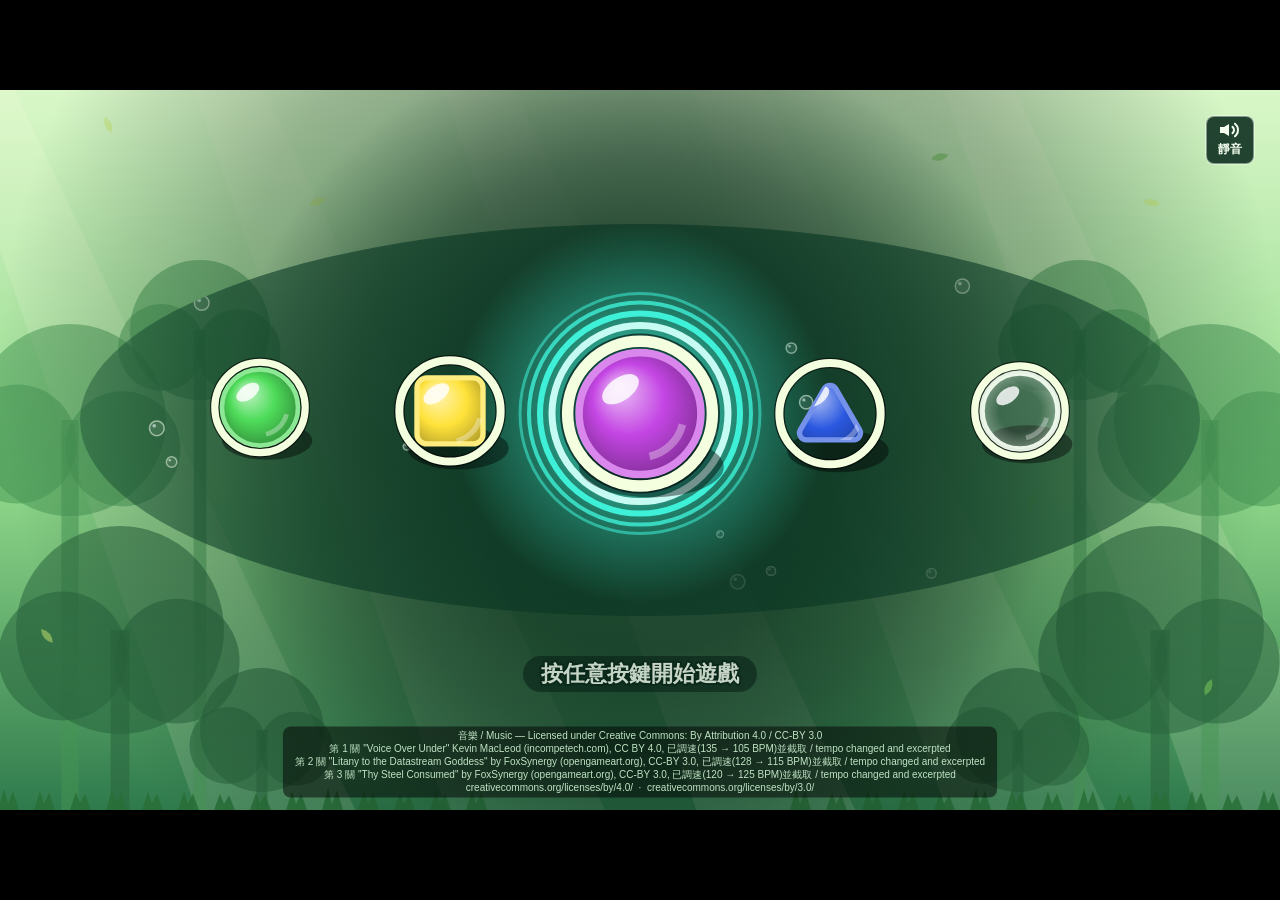
<file: game/index.html>
<!DOCTYPE html>
<html lang="zh-Hant">
<head>
<meta charset="utf-8">
<title>節奏＋分色</title>
<link rel="stylesheet" href="style.css">
</head>
<body>
<div id="stage">
  <canvas id="game"></canvas>
</div>
<script src="art/art.js"></script>
<script src="audio/sound.js"></script>
<script src="game.js"></script>
<script src="touch.js"></script>
</body>
</html>
</file>
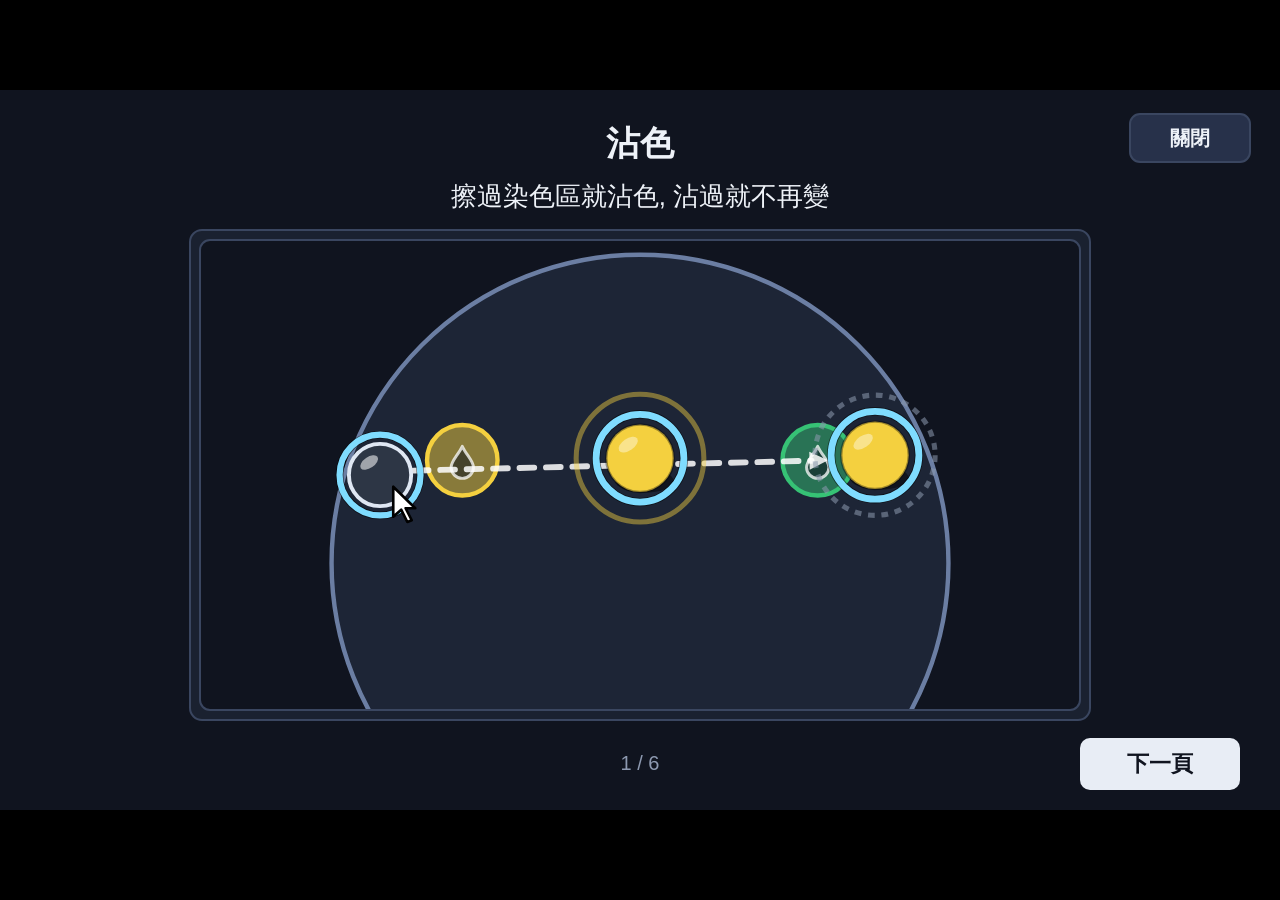
<file: archive/game-v10/index.html>
<!DOCTYPE html>
<html lang="zh-Hant">
<head>
<meta charset="utf-8">
<title>捕泡手</title>
<link rel="stylesheet" href="style.css">
</head>
<body>
<div id="stage">
  <canvas id="game"></canvas>
</div>
<script src="art/art.js"></script>
<script src="game.js"></script>
</body>
</html>
</file>
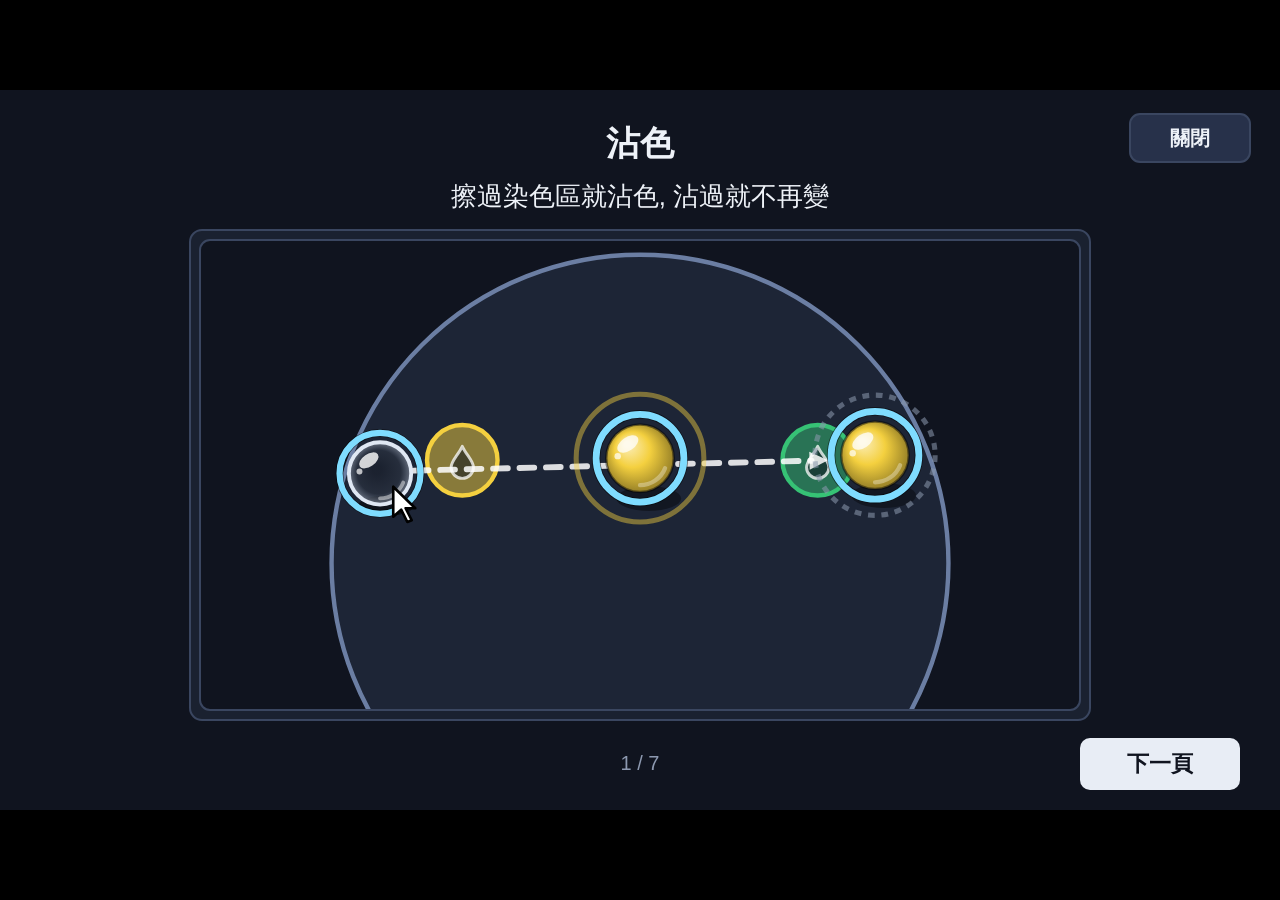
<file: archive/game-v13/index.html>
<!DOCTYPE html>
<html lang="zh-Hant">
<head>
<meta charset="utf-8">
<title>捕泡手</title>
<link rel="stylesheet" href="style.css">
</head>
<body>
<div id="stage">
  <canvas id="game"></canvas>
</div>
<script src="art/art.js"></script>
<script src="audio/sound.js"></script>
<script src="game.js"></script>
</body>
</html>
</file>
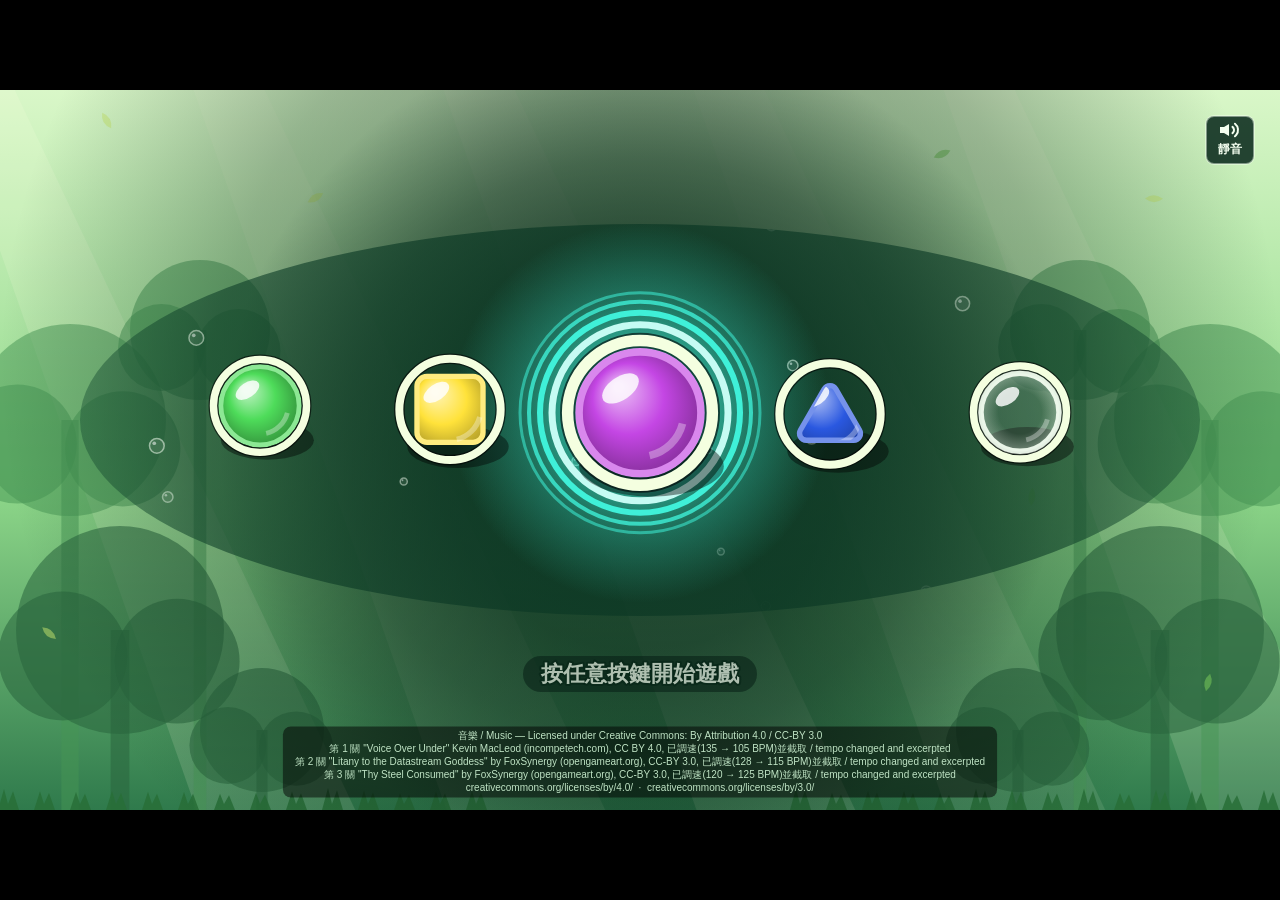
<file: release/game/index.html>
<!DOCTYPE html>
<html lang="zh-Hant">
<head>
<meta charset="utf-8">
<title>節奏＋分色</title>
<link rel="stylesheet" href="style.css">
</head>
<body>
<div id="stage">
  <canvas id="game"></canvas>
</div>
<!-- pvd-loader -->
<div id="pvd-load" style="position:fixed;inset:0;z-index:9;display:flex;flex-direction:column;align-items:center;justify-content:center;gap:14px;background:#111;color:#e8e8ee;font:600 15px/1.4 system-ui,'Microsoft JhengHei',sans-serif">
<div style="width:min(320px,60vw);height:10px;border-radius:5px;background:#2a2a33;overflow:hidden"><div id="pvd-load-bar" style="width:0;height:100%;border-radius:5px;background:#e8e8ee;transition:width .15s"></div></div>
<div id="pvd-load-text">載入中 0%</div>
</div>
<script>
// 載入進度條(由 game-studio-lab 發布流程產生, 改了遊戲檔要重新產生): FILES = [路徑, 未壓縮位元組]
(function () {
  var FILES = [["art/art.js", 132884], ["audio/sound.js", 5955589], ["game.js", 215892], ["touch.js", 20279]];
  var total = 0, got = [], last = -1, i;
  for (i = 0; i < FILES.length; i++) { total += FILES[i][1]; got.push(0); }
  function post(msg) { try { if (window.parent && window.parent !== window) window.parent.postMessage(msg, location.origin); } catch (e) { /* file:// 開啟時略過 */ } }
  function show() {
    var n = 0; for (var k = 0; k < got.length; k++) n += got[k];
    var p = total ? Math.min(1, n / total) : 1, pct = Math.floor(p * 100);
    if (pct === last) return;
    last = pct;
    document.getElementById('pvd-load-bar').style.width = pct + '%';
    document.getElementById('pvd-load-text').textContent = '載入中 ' + pct + '%';
    post({ type: 'pvd:progress', progress: p });
  }
  function done() {
    got = FILES.map(function (f) { return f[1]; }); show();
    var el = document.getElementById('pvd-load'); if (el) el.parentNode.removeChild(el);
    post({ type: 'pvd:loaded' });
  }
  // 退回做法: 逐個插入 <script src>, 一個載完才載下一個(保持執行順序)
  function byTags(from) {
    if (from >= FILES.length) return done();
    var s = document.createElement('script');
    s.src = FILES[from][0];
    s.onload = s.onerror = function () { got[from] = FILES[from][1]; show(); byTags(from + 1); };
    document.body.appendChild(s);
  }
  function fetchOne(f, k) {
    return fetch(f[0]).then(function (r) {
      if (!r.ok) throw new Error(f[0] + ' ' + r.status);
      if (!r.body || !r.body.getReader) return r.text();
      var rd = r.body.getReader(), parts = [], n = 0;
      function pump() {
        return rd.read().then(function (x) {
          if (x.done) return new Blob(parts).text();
          parts.push(x.value); n += x.value.length; got[k] = Math.min(n, f[1]); show();
          return pump();
        });
      }
      return pump();
    });
  }
  show();
  if (location.protocol === 'file:' || !window.fetch || !window.Blob || !Blob.prototype.text) return byTags(0);
  Promise.all(FILES.map(fetchOne)).then(function (codes) {
    for (var k = 0; k < codes.length; k++) {
      var s = document.createElement('script');
      s.text = codes[k] + '\n//# sourceURL=' + FILES[k][0];
      document.body.appendChild(s);   // 插入即執行, 照 FILES 順序
    }
    done();
  }, function () { got = FILES.map(function () { return 0; }); last = -1; byTags(0); });
})();
</script>
<!-- /pvd-loader -->
</body>
</html>
</file>
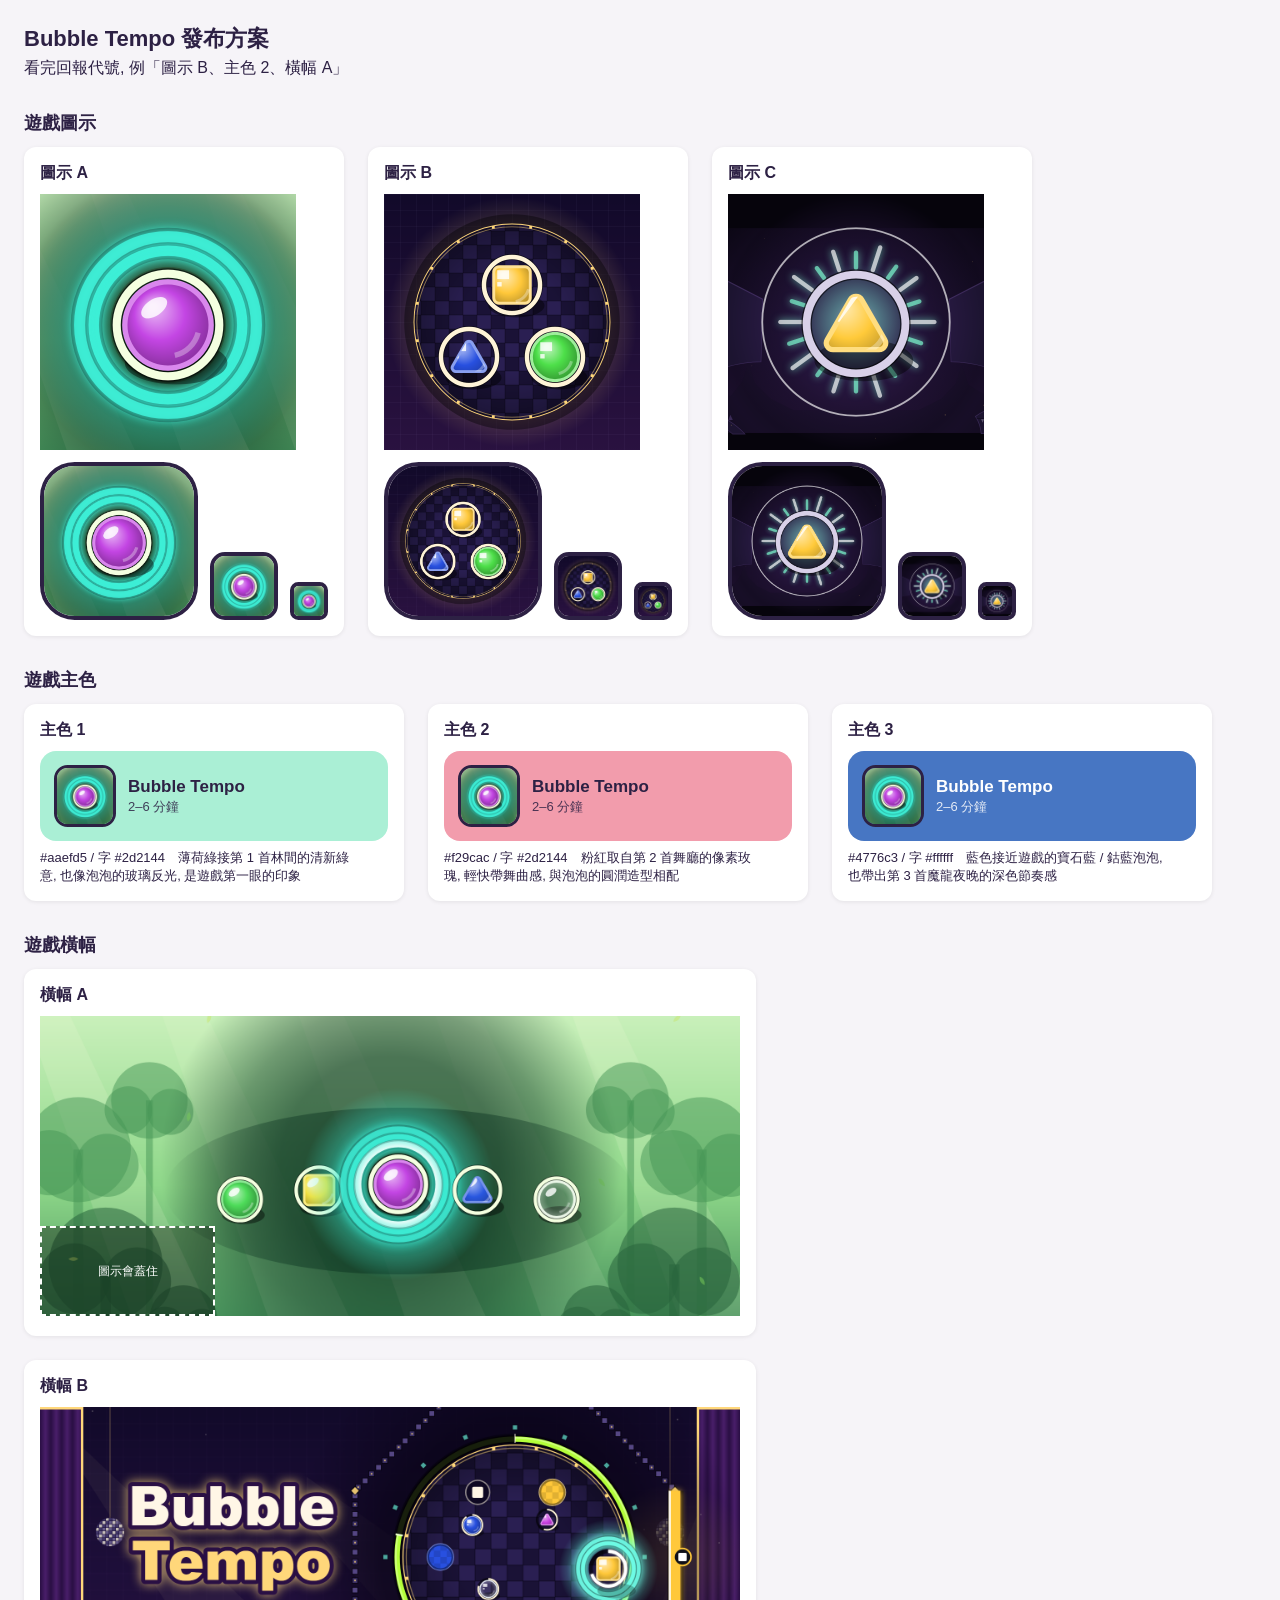
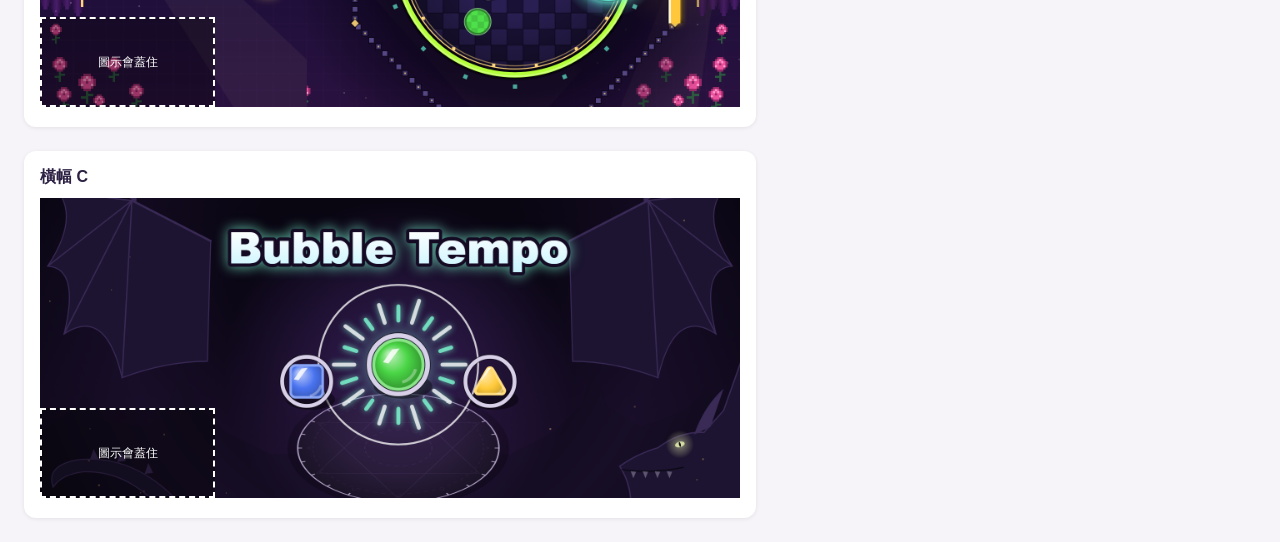
<file: release/options/index.html>
<!doctype html><html lang="zh-Hant"><head><meta charset="utf-8"><title>Bubble Tempo 發布方案</title><style>
body{margin:0;padding:24px;background:#f6f4f8;color:#2d2144;font-family:"Noto Sans TC","Microsoft JhengHei",sans-serif}
h1{font-size:22px;margin:0 0 4px}h2{font-size:18px;margin:32px 0 12px}
.row{display:flex;flex-wrap:wrap;gap:24px}
.opt{background:#fff;border-radius:12px;padding:16px;box-shadow:0 1px 4px rgba(0,0,0,.08)}
.opt h3{margin:0 0 10px;font-size:16px}
.big{display:block;max-width:100%}
.ban{position:relative;display:inline-block;max-width:100%}
.ban::after{content:"圖示會蓋住";position:absolute;left:0;bottom:0;width:25%;height:30%;box-sizing:border-box;border:2px dashed #fff;background:rgba(0,0,0,.35);color:#fff;font-size:12px;display:flex;align-items:center;justify-content:center}
.thumbs{display:flex;align-items:flex-end;gap:12px;margin-top:12px}
.thumbs img{border-radius:22%;border:4px solid #2d2144;display:block}
.card{display:flex;align-items:center;gap:12px;width:320px;padding:14px;border-radius:16px}
.card img{width:56px;height:56px;border-radius:22%;border:3px solid #2d2144}
.card b{display:block;font-size:17px}.card span{font-size:13px;opacity:.85}
.note{font-size:13px;margin-top:8px;max-width:320px}
</style></head><body><h1>Bubble Tempo 發布方案</h1><div>看完回報代號, 例「圖示 B、主色 2、橫幅 A」</div><h2>遊戲圖示</h2><div class="row"><div class="opt"><h3>圖示 A</h3><img class="big" src="icon-a.png" width="256" height="256"><div class="thumbs"><img src="icon-a.png" width="150" height="150"><img src="icon-a.png" width="60" height="60"><img src="icon-a.png" width="30" height="30"></div></div><div class="opt"><h3>圖示 B</h3><img class="big" src="icon-b.png" width="256" height="256"><div class="thumbs"><img src="icon-b.png" width="150" height="150"><img src="icon-b.png" width="60" height="60"><img src="icon-b.png" width="30" height="30"></div></div><div class="opt"><h3>圖示 C</h3><img class="big" src="icon-c.png" width="256" height="256"><div class="thumbs"><img src="icon-c.png" width="150" height="150"><img src="icon-c.png" width="60" height="60"><img src="icon-c.png" width="30" height="30"></div></div></div><h2>遊戲主色</h2><div class="row"><div class="opt"><h3>主色 1</h3><div class="card" style="background:#aaefd5;color:#2d2144"><img src="icon-a.png"><div><b>Bubble Tempo</b><span>2–6 分鐘</span></div></div><div class="note">#aaefd5 / 字 #2d2144　薄荷綠接第 1 首林間的清新綠意, 也像泡泡的玻璃反光, 是遊戲第一眼的印象</div></div><div class="opt"><h3>主色 2</h3><div class="card" style="background:#f29cac;color:#2d2144"><img src="icon-a.png"><div><b>Bubble Tempo</b><span>2–6 分鐘</span></div></div><div class="note">#f29cac / 字 #2d2144　粉紅取自第 2 首舞廳的像素玫瑰, 輕快帶舞曲感, 與泡泡的圓潤造型相配</div></div><div class="opt"><h3>主色 3</h3><div class="card" style="background:#4776c3;color:#ffffff"><img src="icon-a.png"><div><b>Bubble Tempo</b><span>2–6 分鐘</span></div></div><div class="note">#4776c3 / 字 #ffffff　藍色接近遊戲的寶石藍 / 鈷藍泡泡, 也帶出第 3 首魔龍夜晚的深色節奏感</div></div></div><h2>遊戲橫幅</h2><div class="row"><div class="opt"><h3>橫幅 A</h3><div class="ban"><img class="big" src="banner-a.png" width="700"></div></div><div class="opt"><h3>橫幅 B</h3><div class="ban"><img class="big" src="banner-b.png" width="700"></div></div><div class="opt"><h3>橫幅 C</h3><div class="ban"><img class="big" src="banner-c.png" width="700"></div></div></div></body></html>
</file>
<file: game/style.css>
html, body {
  margin: 0;
  padding: 0;
  background: #000;
  height: 100%;
  overflow: hidden;
}
/* 容器 = 整個視窗(或網站 iframe); 畫布 CSS 尺寸由 game.js 的 fitCanvas 依容器算最大等比尺寸, 這裡只負責置中與黑邊 */
#stage {
  position: fixed;
  left: 0;
  top: 0;
  right: 0;
  bottom: 0;
  display: flex;
  align-items: center;
  justify-content: center;
  background: #000;
}
#game {
  display: block;
  flex: none;
  cursor: default;
  image-rendering: -webkit-optimize-contrast;
}
</file>
<file: archive/game-v10/style.css>
html, body {
  margin: 0;
  padding: 0;
  background: #000;
  height: 100%;
  overflow: hidden;
}
#stage {
  width: 100vw;
  height: 100vh;
  display: flex;
  align-items: center;
  justify-content: center;
}
#game {
  width: 1280px;
  height: 720px;
  cursor: default;
  image-rendering: -webkit-optimize-contrast;
}
</file>
<file: archive/game-v13/style.css>
html, body {
  margin: 0;
  padding: 0;
  background: #000;
  height: 100%;
  overflow: hidden;
}
#stage {
  width: 100vw;
  height: 100vh;
  display: flex;
  align-items: center;
  justify-content: center;
}
#game {
  width: 1280px;
  height: 720px;
  cursor: default;
  image-rendering: -webkit-optimize-contrast;
}
</file>
<file: release/game/style.css>
html, body {
  margin: 0;
  padding: 0;
  background: #000;
  height: 100%;
  overflow: hidden;
}
/* 容器 = 整個視窗(或網站 iframe); 畫布 CSS 尺寸由 game.js 的 fitCanvas 依容器算最大等比尺寸, 這裡只負責置中與黑邊 */
#stage {
  position: fixed;
  left: 0;
  top: 0;
  right: 0;
  bottom: 0;
  display: flex;
  align-items: center;
  justify-content: center;
  background: #000;
}
#game {
  display: block;
  flex: none;
  cursor: default;
  image-rendering: -webkit-optimize-contrast;
}
</file>
